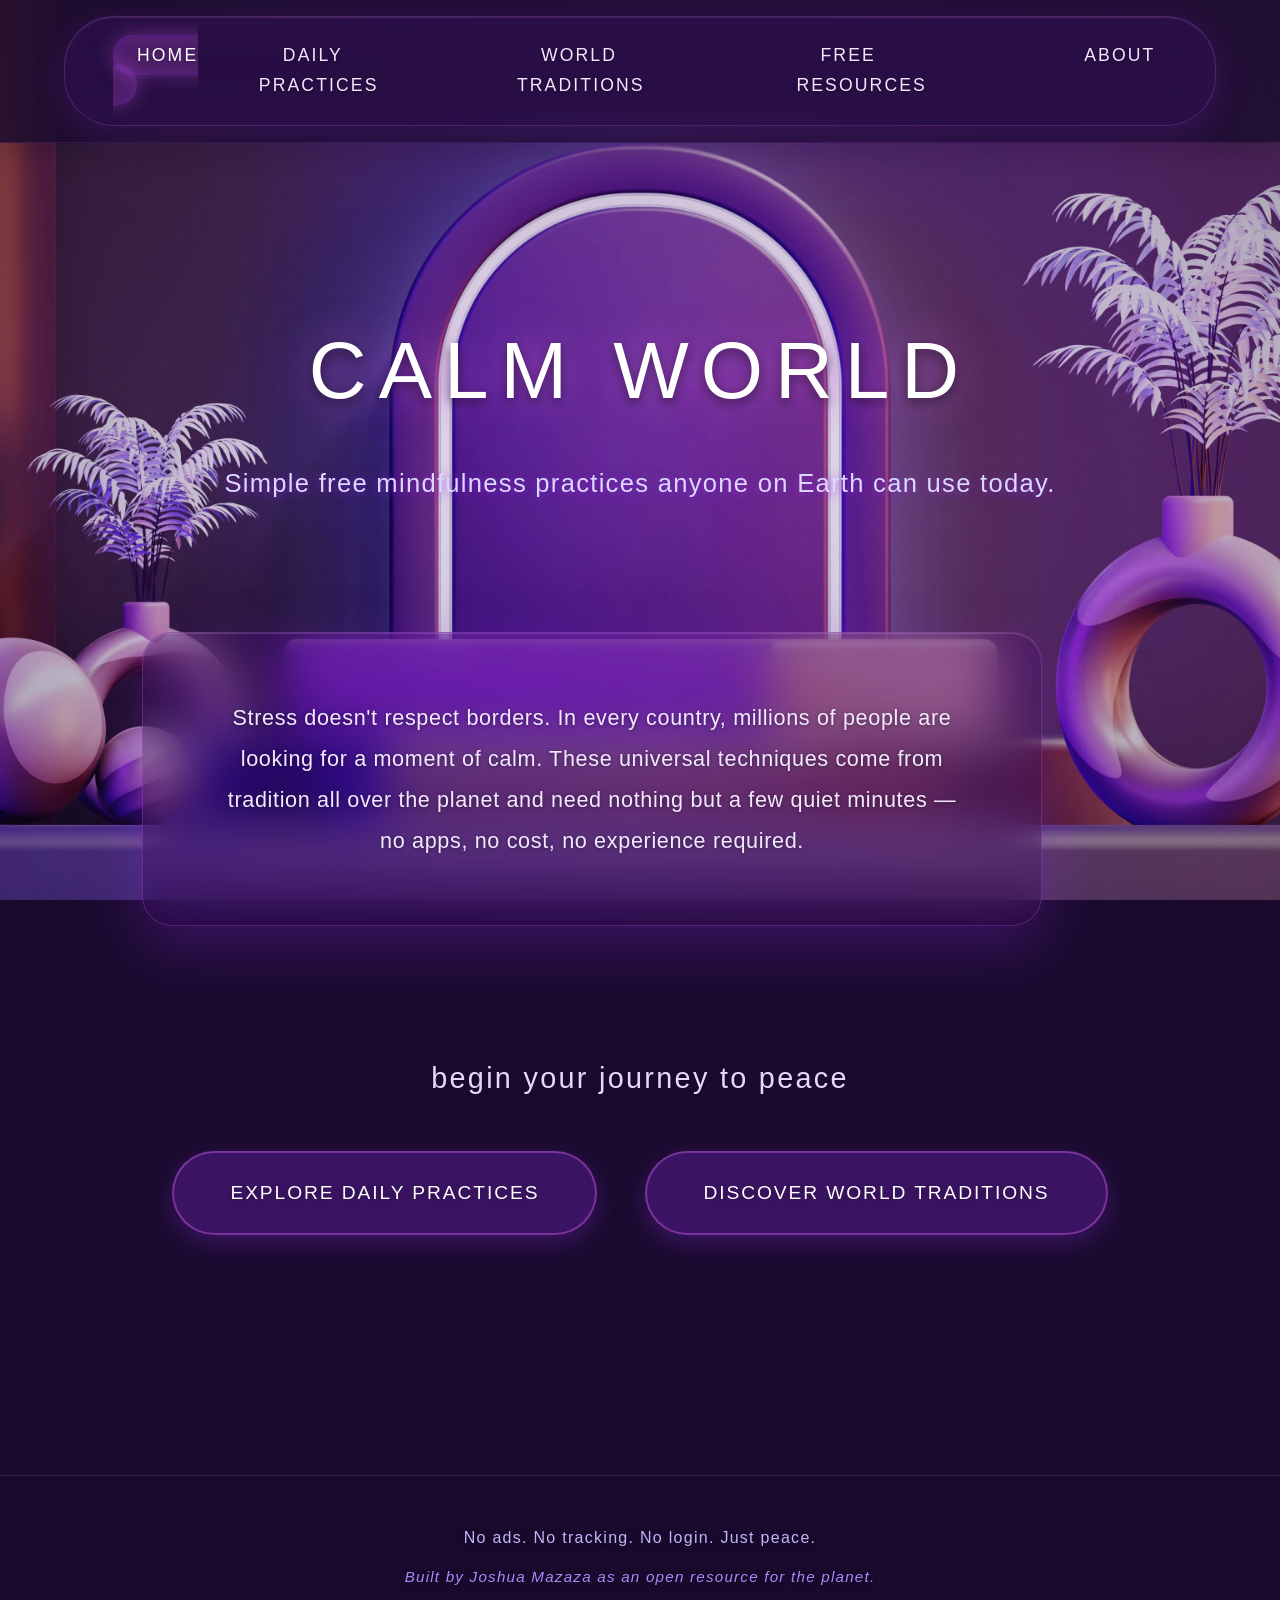
<file: index.html>
<!DOCTYPE html>
<html lang="en">
<head>
    <meta charset="UTF-8">
    <meta name="viewport" content="width=device-width, initial-scale=1.0">
    <meta name="description" content="Calm World - Simple free mindfulness practices anyone on Earth can use today.">
    <title>Calm World – Worldwide Wellness & Mindfulness Resource</title>
    <link rel="stylesheet" href="css/style.css">
</head>
<body>
    <header>
        <nav>
            <ul>
                <li><a href="index.html" class="active">Home</a></li>
                <li><a href="practices.html">Daily Practices</a></li>
                <li><a href="traditions.html">World Traditions</a></li>
                <li><a href="resources.html">Free Resources</a></li>
                <li><a href="about.html">About</a></li>
            </ul>
        </nav>
    </header>

    <main>
        <section class="hero-section">
            <hgroup>
                <h1>Calm World</h1>
                <p class="tagline">Simple free mindfulness practices anyone on Earth can use today.</p>
            </hgroup>
        </section>

        <article class="intro-panel">
            <p class="intro-text">
                Stress doesn't respect borders. In every country, millions of people are looking for a moment of calm. 
                These universal techniques come from tradition all over the planet and need nothing but a few quiet minutes 
                — no apps, no cost, no experience required.
            </p>
        </article>

        <aside class="call-to-action">
            <p>Begin your journey to peace</p>
            <div class="cta-links">
                <a href="practices.html" class="cta-button">Explore Daily Practices</a>
                <a href="traditions.html" class="cta-button">Discover World Traditions</a>
            </div>
        </aside>
    </main>

    <footer>
        <p>No ads. No tracking. No login. Just peace.</p>
        <p class="footer-credit">Built by Joshua Mazaza as an open resource for the planet.</p>
    </footer>
</body>
</html>
</file>
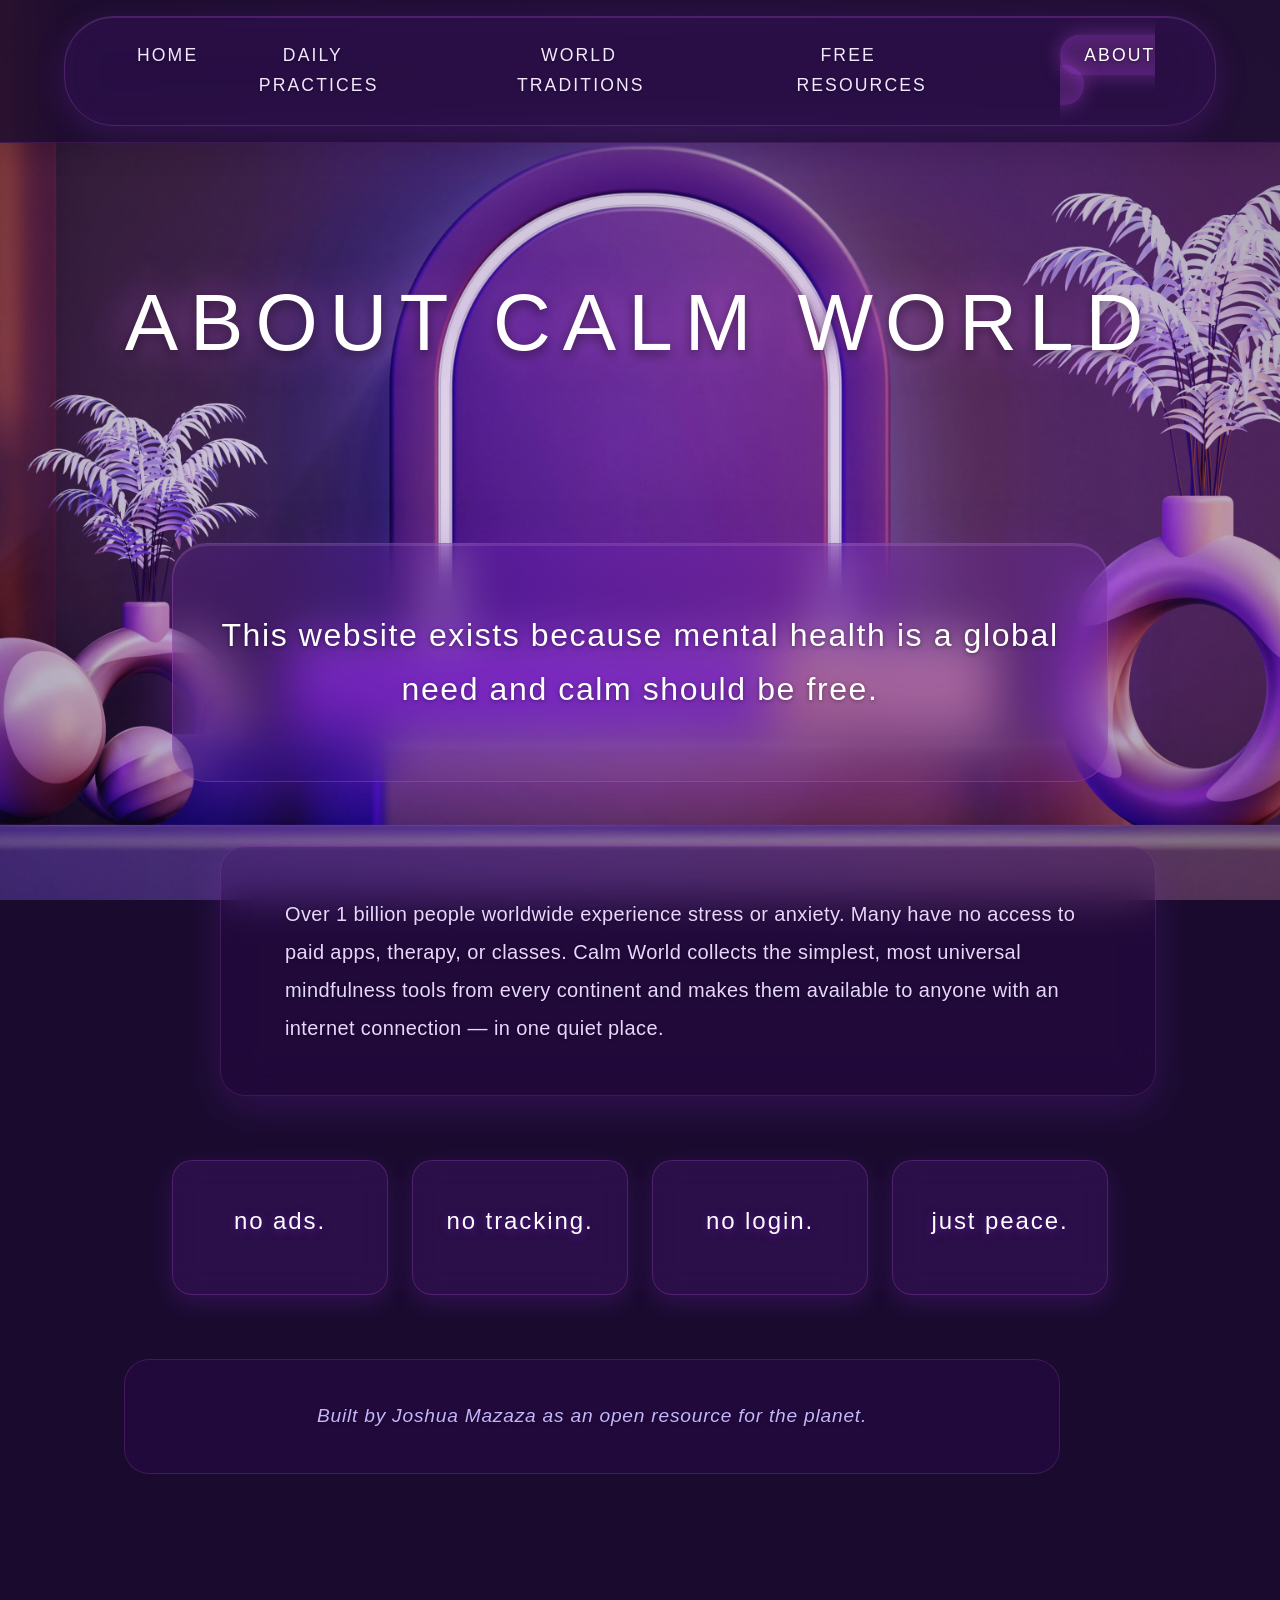
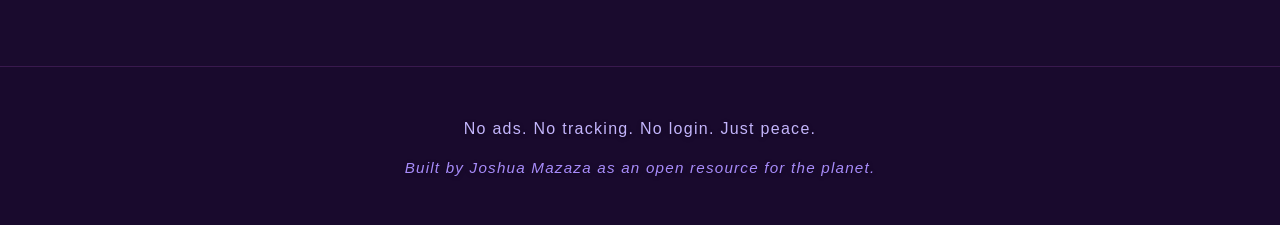
<file: about.html>
<!DOCTYPE html>
<html lang="en">
<head>
    <meta charset="UTF-8">
    <meta name="viewport" content="width=device-width, initial-scale=1.0">
    <meta name="description" content="About Calm World - A global free resource for mindfulness and mental wellness">
    <title>About – Calm World</title>
    <link rel="stylesheet" href="css/style.css">
</head>
<body>
    <header>
        <nav>
            <ul>
                <li><a href="index.html">Home</a></li>
                <li><a href="practices.html">Daily Practices</a></li>
                <li><a href="traditions.html">World Traditions</a></li>
                <li><a href="resources.html">Free Resources</a></li>
                <li><a href="about.html" class="active">About</a></li>
            </ul>
        </nav>
    </header>

    <main>
        <section class="page-header">
            <h1>About Calm World</h1>
        </section>

        <article class="about-content">
            <section class="about-mission">
                <p class="large-text">This website exists because mental health is a global need and calm should be free.</p>
            </section>

            <section class="about-details">
                <p>
                    Over 1 billion people worldwide experience stress or anxiety. Many have no access to paid apps, 
                    therapy, or classes. Calm World collects the simplest, most universal mindfulness tools from every 
                    continent and makes them available to anyone with an internet connection — in one quiet place.
                </p>
            </section>

            <section class="about-values">
                <div class="value-item">
                    <h2>No ads.</h2>
                </div>
                <div class="value-item">
                    <h2>No tracking.</h2>
                </div>
                <div class="value-item">
                    <h2>No login.</h2>
                </div>
                <div class="value-item">
                    <h2>Just peace.</h2>
                </div>
            </section>

            <section class="about-creator">
                <p class="creator-text">Built by Joshua Mazaza as an open resource for the planet.</p>
            </section>
        </article>
    </main>

    <footer>
        <p>No ads. No tracking. No login. Just peace.</p>
        <p class="footer-credit">Built by Joshua Mazaza as an open resource for the planet.</p>
    </footer>
</body>
</html>
</file>
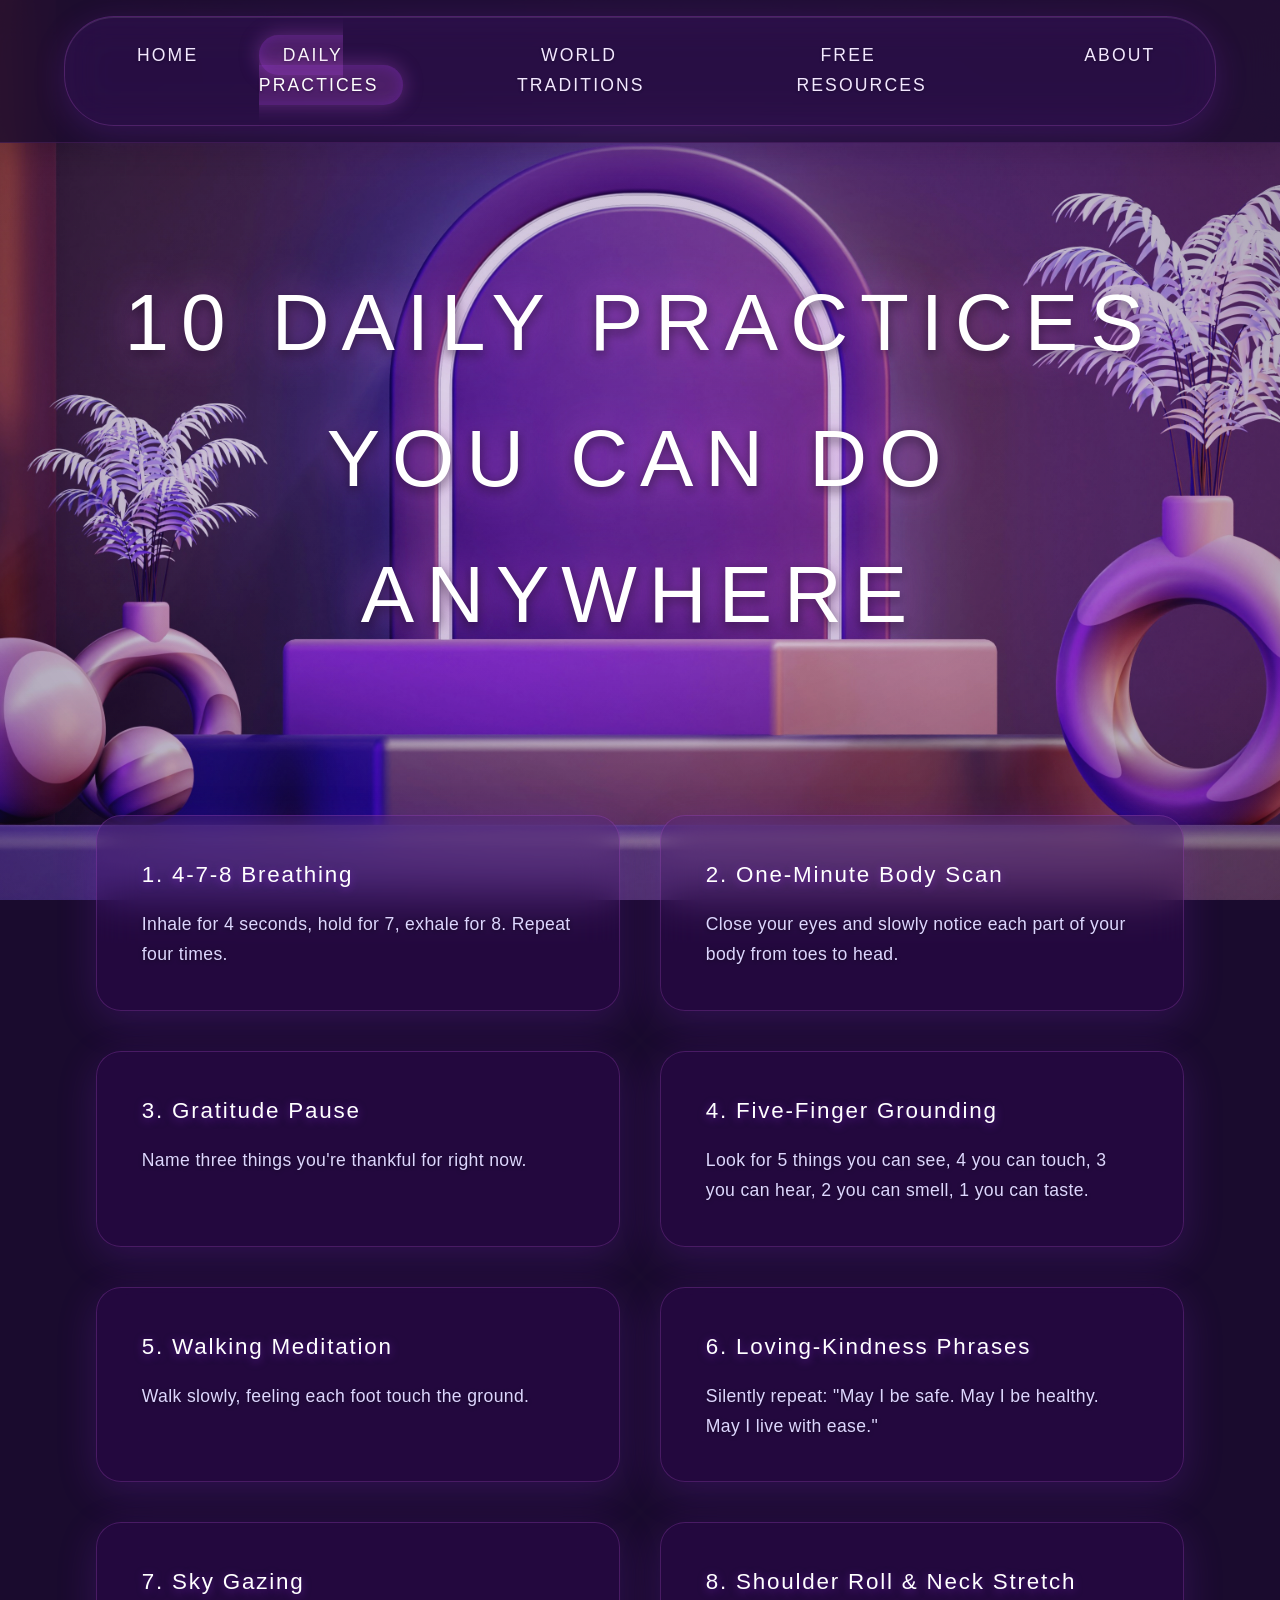
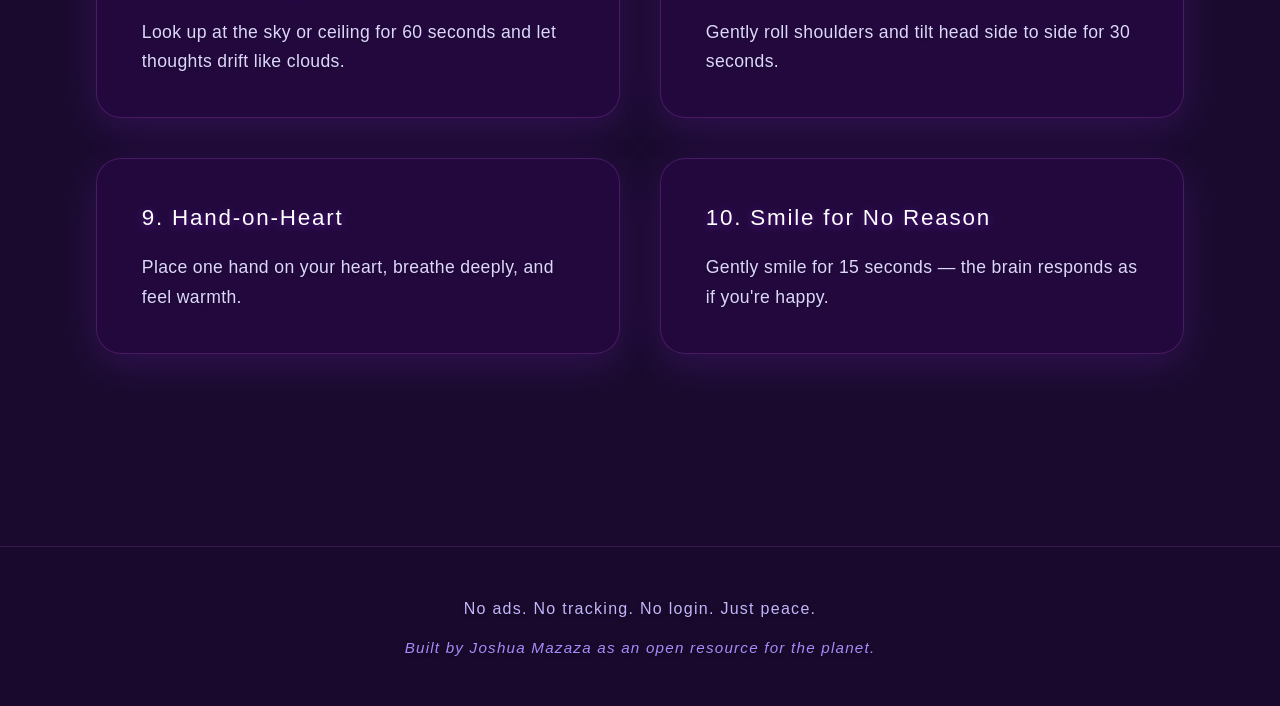
<file: practices.html>
<!DOCTYPE html>
<html lang="en">
<head>
    <meta charset="UTF-8">
    <meta name="viewport" content="width=device-width, initial-scale=1.0">
    <meta name="description" content="10 Daily Mindfulness Practices You Can Do Anywhere - Calm World">
    <title>Daily Practices – Calm World</title>
    <link rel="stylesheet" href="css/style.css">
</head>
<body>
    <header>
        <nav>
            <ul>
                <li><a href="index.html">Home</a></li>
                <li><a href="practices.html" class="active">Daily Practices</a></li>
                <li><a href="traditions.html">World Traditions</a></li>
                <li><a href="resources.html">Free Resources</a></li>
                <li><a href="about.html">About</a></li>
            </ul>
        </nav>
    </header>

    <main>
        <section class="page-header">
            <h1>10 Daily Practices You Can Do Anywhere</h1>
        </section>

        <article class="practices-grid">
            <section class="practice-card">
                <h2>1. 4-7-8 Breathing</h2>
                <p>Inhale for 4 seconds, hold for 7, exhale for 8. Repeat four times.</p>
            </section>

            <section class="practice-card">
                <h2>2. One-Minute Body Scan</h2>
                <p>Close your eyes and slowly notice each part of your body from toes to head.</p>
            </section>

            <section class="practice-card">
                <h2>3. Gratitude Pause</h2>
                <p>Name three things you're thankful for right now.</p>
            </section>

            <section class="practice-card">
                <h2>4. Five-Finger Grounding</h2>
                <p>Look for 5 things you can see, 4 you can touch, 3 you can hear, 2 you can smell, 1 you can taste.</p>
            </section>

            <section class="practice-card">
                <h2>5. Walking Meditation</h2>
                <p>Walk slowly, feeling each foot touch the ground.</p>
            </section>

            <section class="practice-card">
                <h2>6. Loving-Kindness Phrases</h2>
                <p>Silently repeat: "May I be safe. May I be healthy. May I live with ease."</p>
            </section>

            <section class="practice-card">
                <h2>7. Sky Gazing</h2>
                <p>Look up at the sky or ceiling for 60 seconds and let thoughts drift like clouds.</p>
            </section>

            <section class="practice-card">
                <h2>8. Shoulder Roll & Neck Stretch</h2>
                <p>Gently roll shoulders and tilt head side to side for 30 seconds.</p>
            </section>

            <section class="practice-card">
                <h2>9. Hand-on-Heart</h2>
                <p>Place one hand on your heart, breathe deeply, and feel warmth.</p>
            </section>

            <section class="practice-card">
                <h2>10. Smile for No Reason</h2>
                <p>Gently smile for 15 seconds — the brain responds as if you're happy.</p>
            </section>
        </article>
    </main>

    <footer>
        <p>No ads. No tracking. No login. Just peace.</p>
        <p class="footer-credit">Built by Joshua Mazaza as an open resource for the planet.</p>
    </footer>
</body>
</html>
</file>
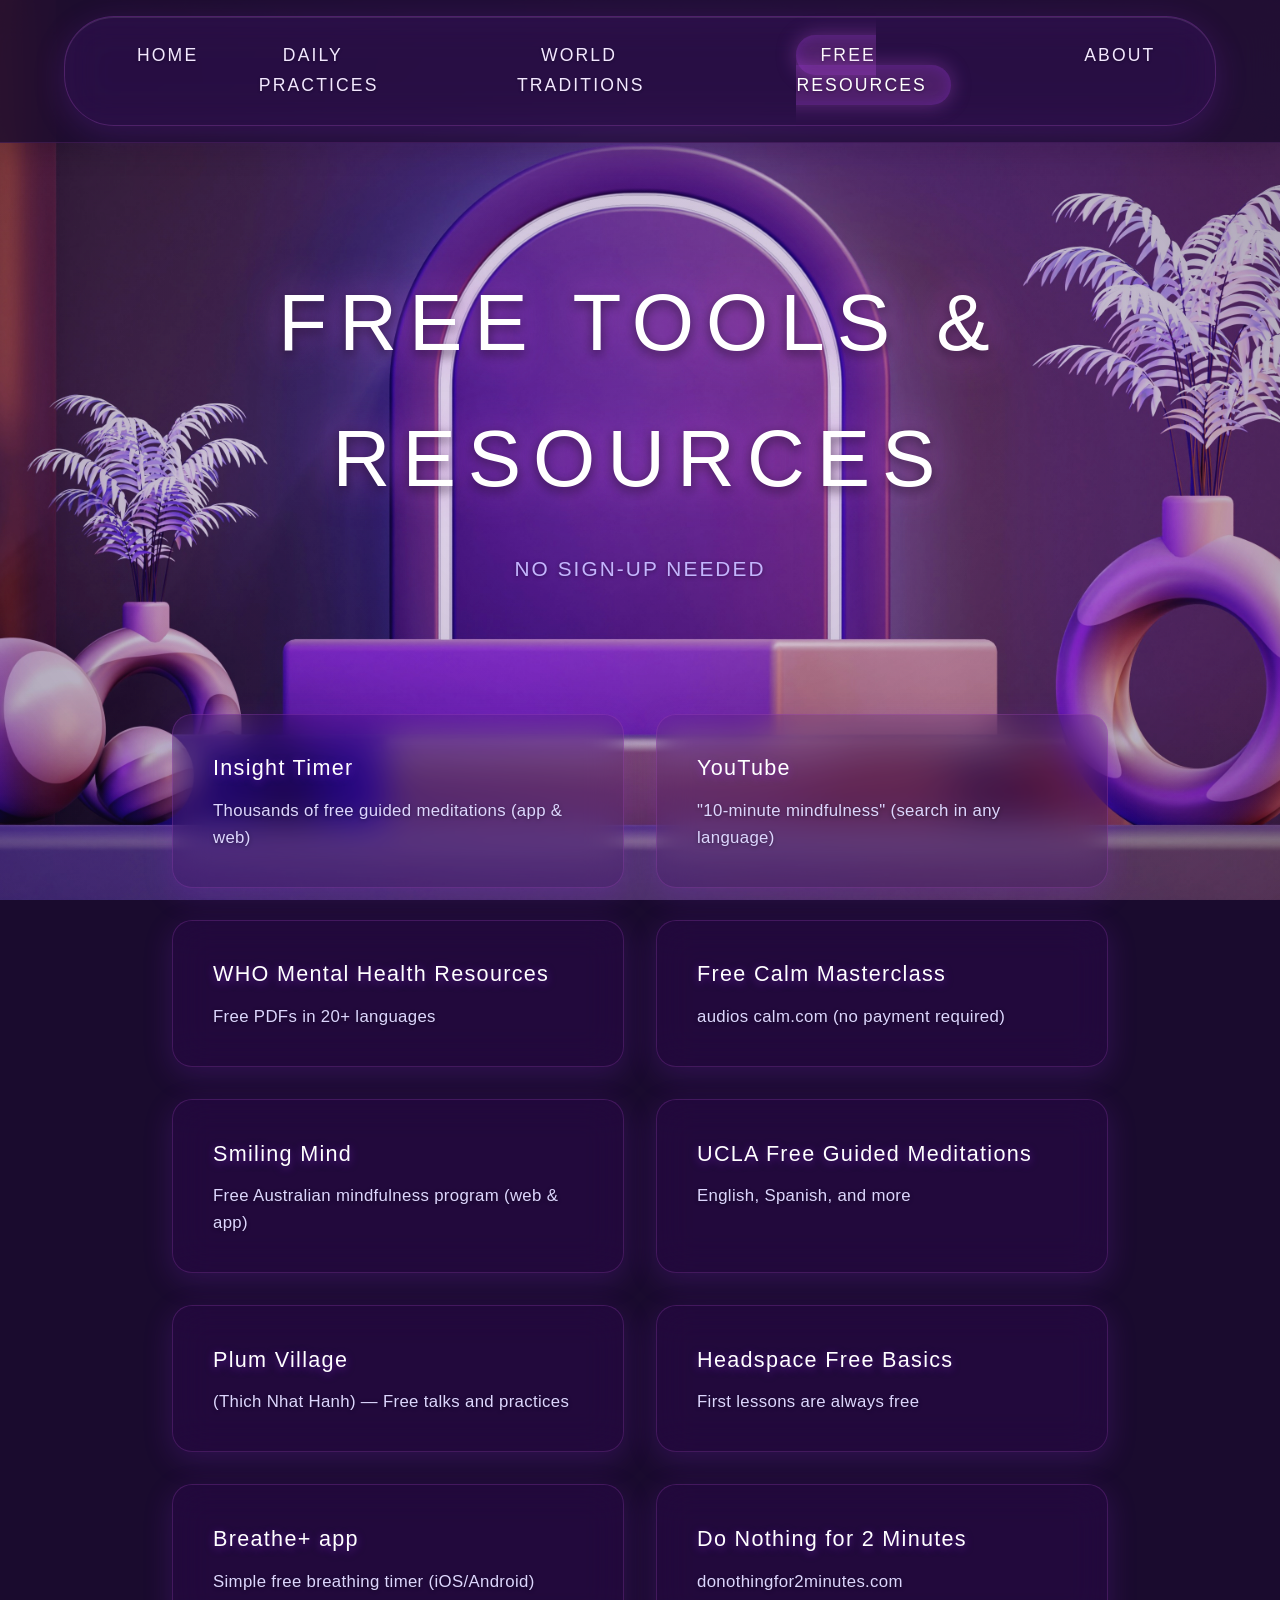
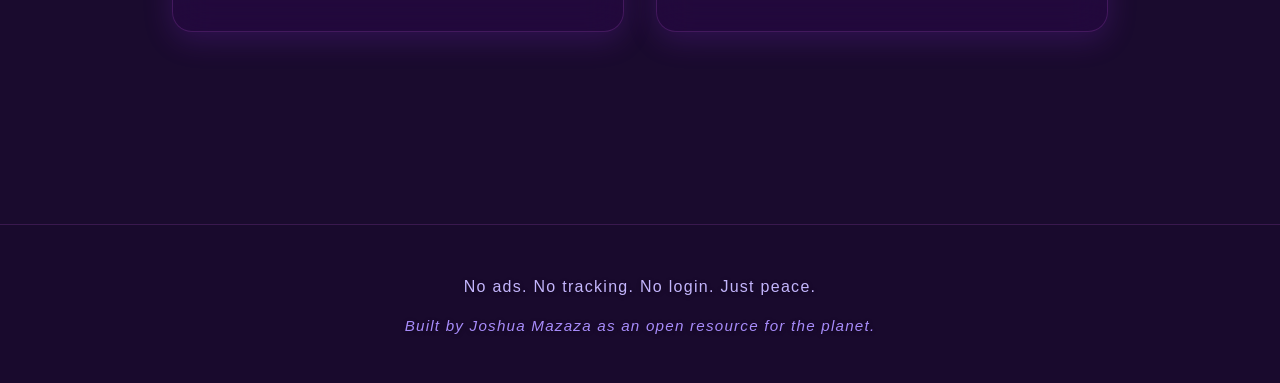
<file: resources.html>
<!DOCTYPE html>
<html lang="en">
<head>
    <meta charset="UTF-8">
    <meta name="viewport" content="width=device-width, initial-scale=1.0">
    <meta name="description" content="Free Mindfulness Tools & Resources - No Sign-Up Needed - Calm World">
    <title>Free Resources – Calm World</title>
    <link rel="stylesheet" href="css/style.css">
</head>
<body>
    <header>
        <nav>
            <ul>
                <li><a href="index.html">Home</a></li>
                <li><a href="practices.html">Daily Practices</a></li>
                <li><a href="traditions.html">World Traditions</a></li>
                <li><a href="resources.html" class="active">Free Resources</a></li>
                <li><a href="about.html">About</a></li>
            </ul>
        </nav>
    </header>

    <main>
        <section class="page-header">
            <h1>Free Tools & Resources</h1>
            <p class="subtitle">No Sign-Up Needed</p>
        </section>

        <article class="resources-list">
            <section class="resource-item">
                <h2>Insight Timer</h2>
                <p>Thousands of free guided meditations (app & web)</p>
            </section>

            <section class="resource-item">
                <h2>YouTube</h2>
                <p>"10-minute mindfulness" (search in any language)</p>
            </section>

            <section class="resource-item">
                <h2>WHO Mental Health Resources</h2>
                <p>Free PDFs in 20+ languages</p>
            </section>

            <section class="resource-item">
                <h2>Free Calm Masterclass</h2>
                <p>audios calm.com (no payment required)</p>
            </section>

            <section class="resource-item">
                <h2>Smiling Mind</h2>
                <p>Free Australian mindfulness program (web & app)</p>
            </section>

            <section class="resource-item">
                <h2>UCLA Free Guided Meditations</h2>
                <p>English, Spanish, and more</p>
            </section>

            <section class="resource-item">
                <h2>Plum Village</h2>
                <p>(Thich Nhat Hanh) — Free talks and practices</p>
            </section>

            <section class="resource-item">
                <h2>Headspace Free Basics</h2>
                <p>First lessons are always free</p>
            </section>

            <section class="resource-item">
                <h2>Breathe+ app</h2>
                <p>Simple free breathing timer (iOS/Android)</p>
            </section>

            <section class="resource-item">
                <h2>Do Nothing for 2 Minutes</h2>
                <p>donothingfor2minutes.com</p>
            </section>
        </article>
    </main>

    <footer>
        <p>No ads. No tracking. No login. Just peace.</p>
        <p class="footer-credit">Built by Joshua Mazaza as an open resource for the planet.</p>
    </footer>
</body>
</html>
</file>
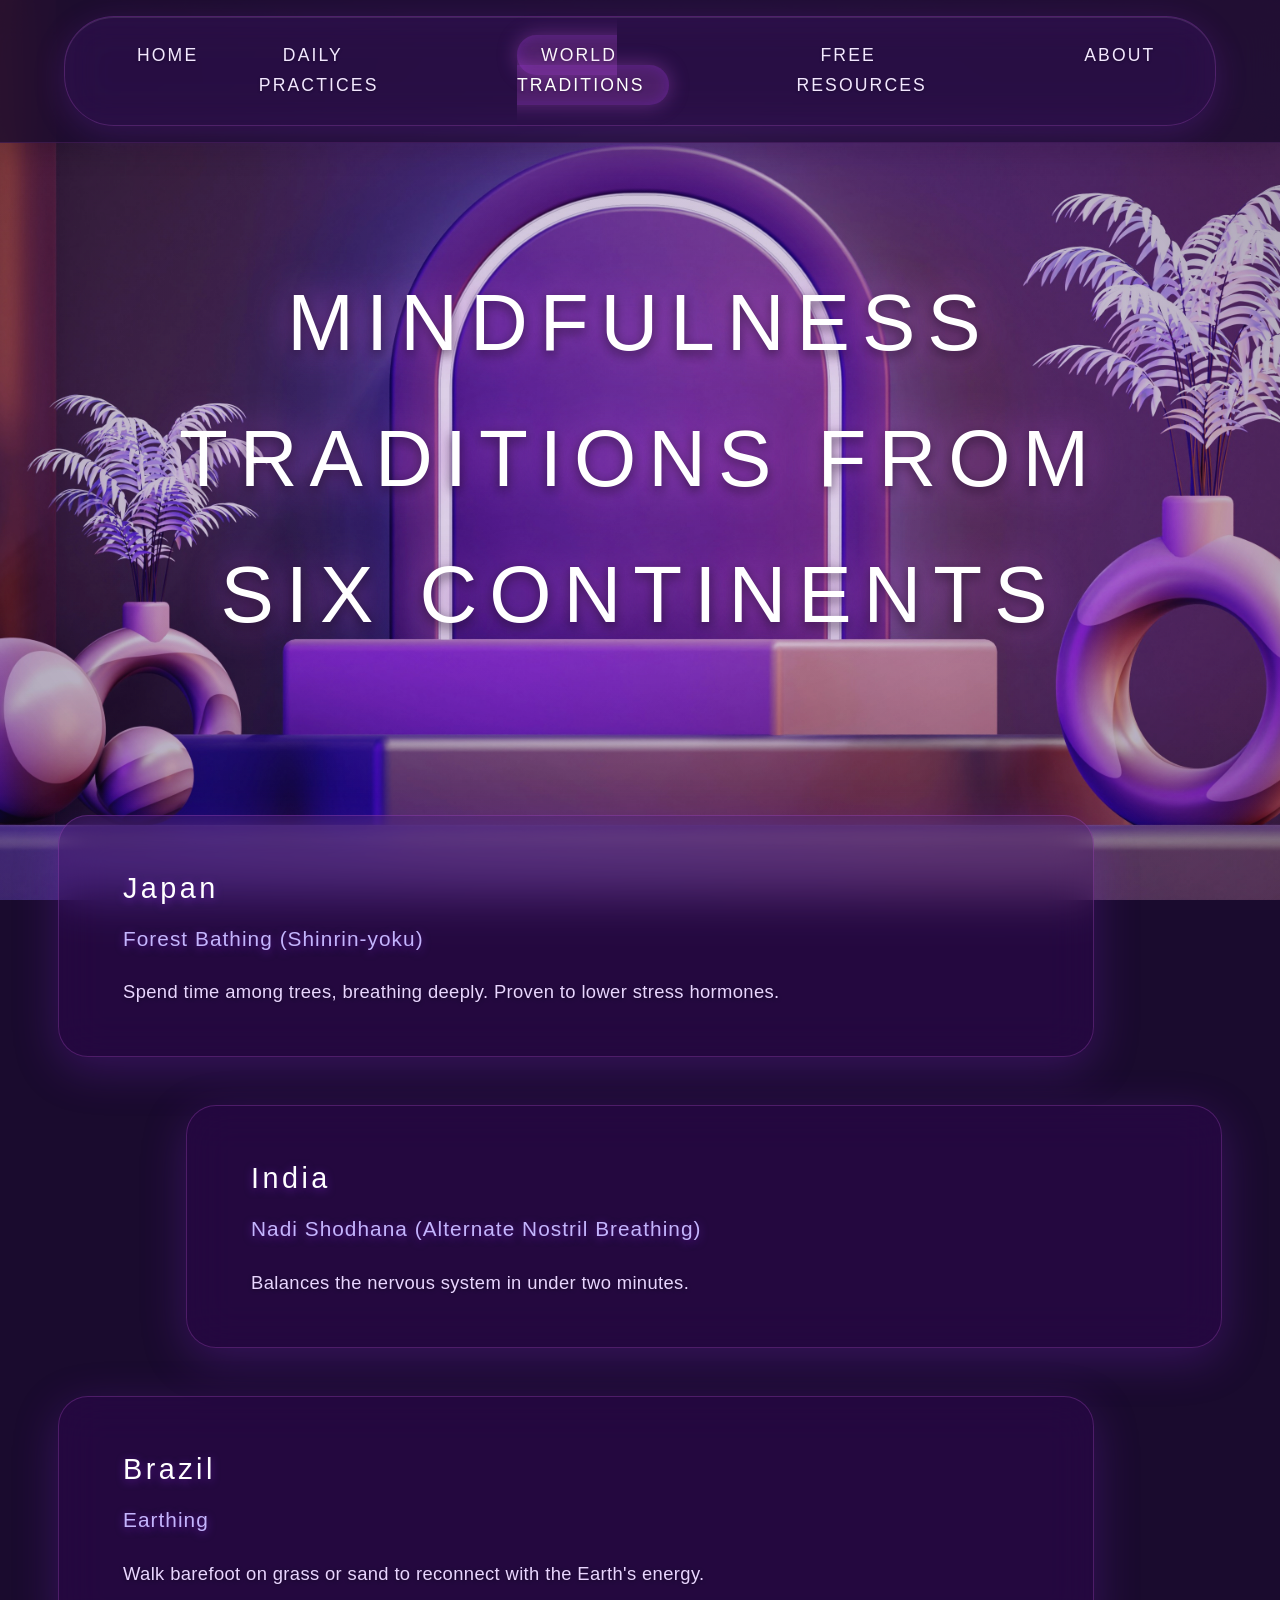
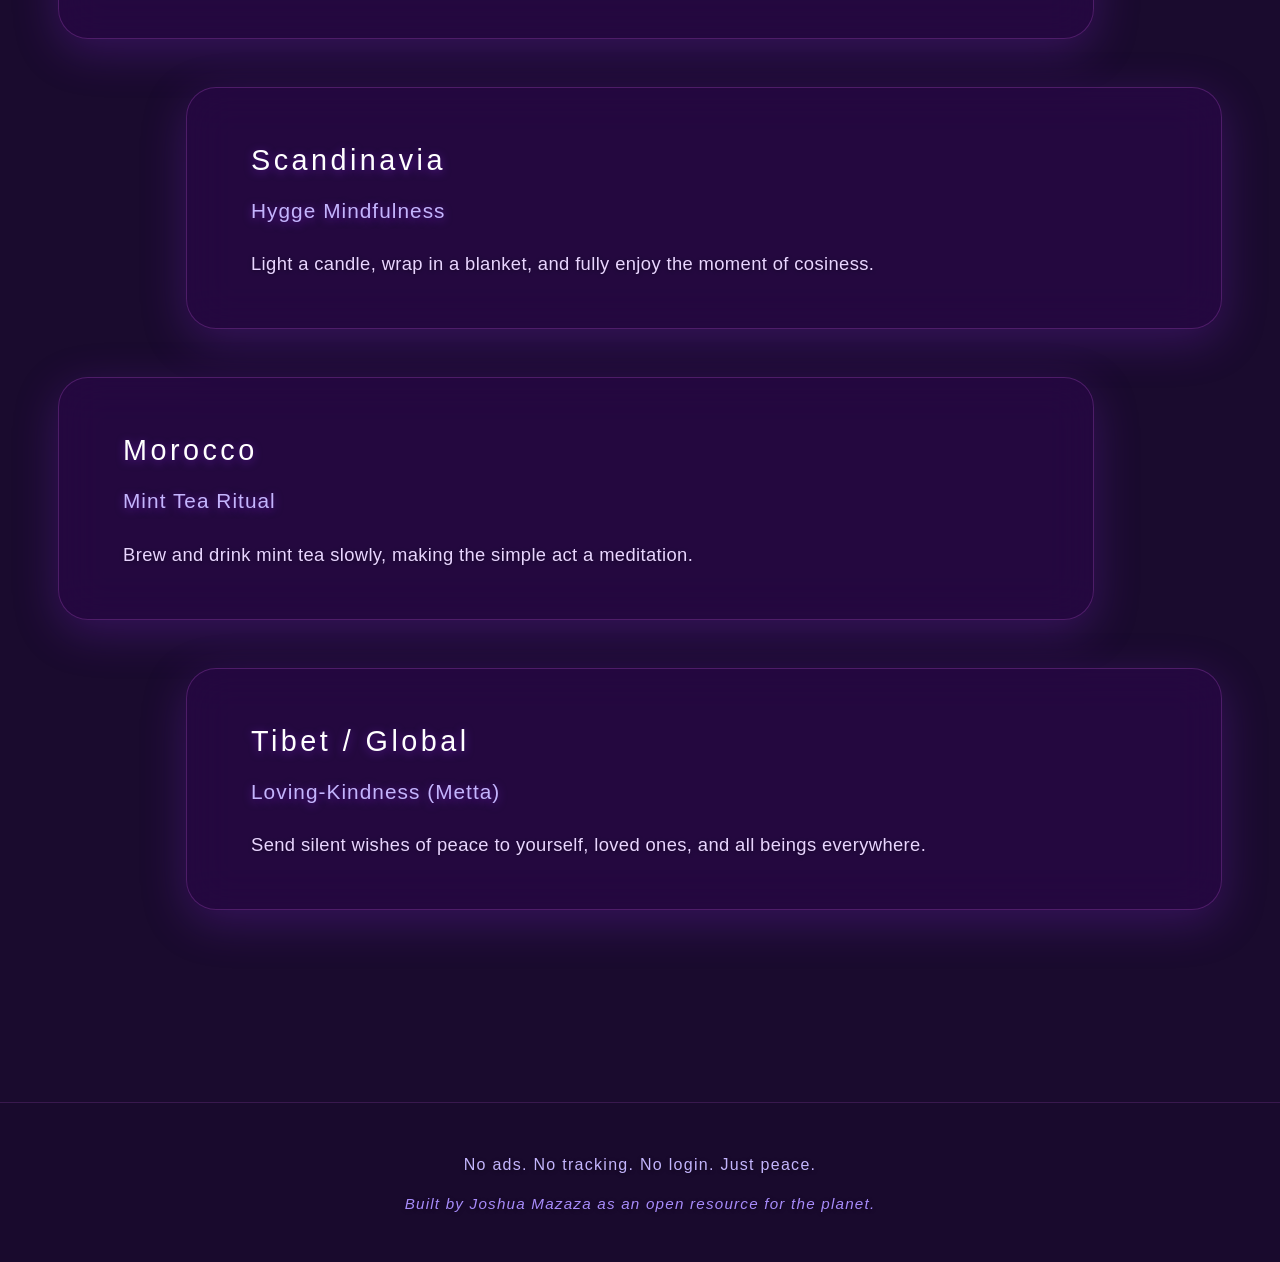
<file: traditions.html>
<!DOCTYPE html>
<html lang="en">
<head>
    <meta charset="UTF-8">
    <meta name="viewport" content="width=device-width, initial-scale=1.0">
    <meta name="description" content="Mindfulness Traditions From Six Continents - Calm World">
    <title>World Traditions – Calm World</title>
    <link rel="stylesheet" href="css/style.css">
</head>
<body>
    <header>
        <nav>
            <ul>
                <li><a href="index.html">Home</a></li>
                <li><a href="practices.html">Daily Practices</a></li>
                <li><a href="traditions.html" class="active">World Traditions</a></li>
                <li><a href="resources.html">Free Resources</a></li>
                <li><a href="about.html">About</a></li>
            </ul>
        </nav>
    </header>

    <main>
        <section class="page-header">
            <h1>Mindfulness Traditions From Six Continents</h1>
        </section>

        <article class="traditions-container">
            <section class="tradition-card">
                <h2>Japan<span class="tradition-name">Forest Bathing (Shinrin-yoku)</span></h2>
                <p>Spend time among trees, breathing deeply. Proven to lower stress hormones.</p>
            </section>

            <section class="tradition-card">
                <h2>India<span class="tradition-name">Nadi Shodhana (Alternate Nostril Breathing)</span></h2>
                <p>Balances the nervous system in under two minutes.</p>
            </section>

            <section class="tradition-card">
                <h2>Brazil<span class="tradition-name">Earthing</span></h2>
                <p>Walk barefoot on grass or sand to reconnect with the Earth's energy.</p>
            </section>

            <section class="tradition-card">
                <h2>Scandinavia<span class="tradition-name">Hygge Mindfulness</span></h2>
                <p>Light a candle, wrap in a blanket, and fully enjoy the moment of cosiness.</p>
            </section>

            <section class="tradition-card">
                <h2>Morocco<span class="tradition-name">Mint Tea Ritual</span></h2>
                <p>Brew and drink mint tea slowly, making the simple act a meditation.</p>
            </section>

            <section class="tradition-card">
                <h2>Tibet / Global<span class="tradition-name">Loving-Kindness (Metta)</span></h2>
                <p>Send silent wishes of peace to yourself, loved ones, and all beings everywhere.</p>
            </section>
        </article>
    </main>

    <footer>
        <p>No ads. No tracking. No login. Just peace.</p>
        <p class="footer-credit">Built by Joshua Mazaza as an open resource for the planet.</p>
    </footer>
</body>
</html>
</file>
<file: css/style.css>
/* ====================================
   Calm World - Global Styles
   Pure CSS3 • Glassmorphism • Desktop Only
   ==================================== */

/* ========== RESET & BASE ========== */
* {
    margin: 0;
    padding: 0;
    box-sizing: border-box;
}

html {
    font-size: 16px;
    min-width: 1024px;
}

body {
    font-family: 'Segoe UI', 'Helvetica Neue', Arial, sans-serif;
    color: #ffffff;
    line-height: 1.7;
    background: #1a0b2e url('../images/background.jpg') center center fixed;
    background-size: cover;
    min-height: 100vh;
    position: relative;
    overflow-x: hidden;
}

body::before {
    content: '';
    position: fixed;
    top: 0;
    left: 0;
    width: 100%;
    height: 100%;
    background: radial-gradient(ellipse at 50% 50%, rgba(138, 43, 226, 0.15), rgba(26, 11, 46, 0.4));
    z-index: -1;
    pointer-events: none;
}

/* ========== TYPOGRAPHY ========== */
h1 {
    font-size: 5rem;
    font-weight: 300;
    letter-spacing: 0.15em;
    text-transform: uppercase;
    text-shadow: 0 0 40px rgba(186, 85, 211, 0.8),
                 0 4px 12px rgba(0, 0, 0, 0.6);
    margin-bottom: 1.5rem;
}

h2 {
    font-size: 1.5rem;
    font-weight: 400;
    letter-spacing: 0.08em;
    margin-bottom: 0.8rem;
    color: #e9d5ff;
    text-shadow: 0 2px 8px rgba(138, 43, 226, 0.5);
}

p {
    font-size: 1.15rem;
    font-weight: 300;
    letter-spacing: 0.02em;
    color: #f3e8ff;
    text-shadow: 0 1px 4px rgba(0, 0, 0, 0.4);
}

.tagline {
    font-size: 1.6rem;
    font-weight: 300;
    letter-spacing: 0.05em;
    line-height: 1.6;
    color: #ddd6fe;
    text-shadow: 0 2px 12px rgba(138, 43, 226, 0.7);
}

.subtitle {
    font-size: 1.3rem;
    font-weight: 300;
    letter-spacing: 0.1em;
    color: #c4b5fd;
    margin-top: 1rem;
    text-transform: uppercase;
}

/* ========== NAVIGATION ========== */
header {
    position: relative;
    padding: 3rem 0 1rem;
    z-index: 100;
}

nav {
    max-width: 1400px;
    margin: 0 auto;
    padding: 0 4rem;
}

nav ul {
    list-style: none;
    display: flex;
    justify-content: center;
    gap: 3rem;
    background: rgba(138, 43, 226, 0.12);
    backdrop-filter: blur(20px);
    padding: 1.5rem 3rem;
    border-radius: 50px;
    border: 1px solid rgba(186, 85, 211, 0.25);
    box-shadow: 0 8px 32px rgba(138, 43, 226, 0.2),
                inset 0 1px 0 rgba(255, 255, 255, 0.1);
}

nav a {
    text-decoration: none;
    color: #f3e8ff;
    font-size: 1.1rem;
    font-weight: 300;
    letter-spacing: 0.12em;
    text-transform: uppercase;
    padding: 0.6rem 1.5rem;
    border-radius: 25px;
    transition: all 0.4s ease;
    position: relative;
    text-shadow: 0 1px 3px rgba(0, 0, 0, 0.3);
}

nav a::after {
    content: '';
    position: absolute;
    bottom: 0;
    left: 50%;
    transform: translateX(-50%) scaleX(0);
    width: 80%;
    height: 2px;
    background: linear-gradient(90deg, transparent, #ba55d3, transparent);
    box-shadow: 0 0 10px #ba55d3;
    transition: transform 0.4s ease;
}

nav a:hover {
    color: #ffffff;
    text-shadow: 0 0 15px rgba(186, 85, 211, 0.9);
    background: rgba(186, 85, 211, 0.15);
}

nav a:hover::after {
    transform: translateX(-50%) scaleX(1);
}

nav a.active {
    color: #ffffff;
    background: rgba(186, 85, 211, 0.25);
    box-shadow: 0 0 20px rgba(186, 85, 211, 0.4),
                inset 0 0 15px rgba(138, 43, 226, 0.3);
}

/* ========== MAIN LAYOUT ========== */
main {
    max-width: 1400px;
    margin: 0 auto;
    padding: 4rem 4rem 6rem;
    min-height: calc(100vh - 300px);
}

/* ========== HOME PAGE ========== */
.hero-section {
    text-align: center;
    padding: 6rem 2rem 4rem;
    margin-bottom: 4rem;
}

.hero-section hgroup {
    animation: fadeInScale 1.2s ease-out;
}

@keyframes fadeInScale {
    from {
        opacity: 0;
        transform: scale(0.95);
    }
    to {
        opacity: 1;
        transform: scale(1);
    }
}

.intro-panel {
    max-width: 900px;
    margin: 0 auto 5rem;
    padding: 4rem 5rem;
    background: rgba(75, 0, 130, 0.25);
    backdrop-filter: blur(25px);
    border-radius: 30px;
    border: 1px solid rgba(186, 85, 211, 0.3);
    box-shadow: 0 20px 60px rgba(138, 43, 226, 0.3),
                inset 0 1px 0 rgba(255, 255, 255, 0.15);
    transform: translateX(-3rem);
    transition: all 0.5s ease;
}

.intro-panel:hover {
    transform: translateX(-3rem) translateY(-8px);
    box-shadow: 0 30px 80px rgba(138, 43, 226, 0.4),
                inset 0 1px 0 rgba(255, 255, 255, 0.15);
}

.intro-text {
    font-size: 1.35rem;
    line-height: 1.9;
    text-align: center;
    letter-spacing: 0.03em;
}

.call-to-action {
    text-align: center;
    padding: 3rem 2rem;
    margin-top: 5rem;
}

.call-to-action > p {
    font-size: 1.8rem;
    font-weight: 300;
    letter-spacing: 0.08em;
    margin-bottom: 3rem;
    text-transform: lowercase;
    color: #e9d5ff;
}

.cta-links {
    display: flex;
    justify-content: center;
    gap: 3rem;
    flex-wrap: wrap;
}

.cta-button {
    display: inline-block;
    padding: 1.5rem 3.5rem;
    background: rgba(138, 43, 226, 0.3);
    backdrop-filter: blur(15px);
    border: 2px solid rgba(186, 85, 211, 0.5);
    border-radius: 50px;
    color: #ffffff;
    text-decoration: none;
    font-size: 1.2rem;
    font-weight: 300;
    letter-spacing: 0.1em;
    text-transform: uppercase;
    transition: all 0.4s ease;
    box-shadow: 0 8px 25px rgba(138, 43, 226, 0.3);
    text-shadow: 0 2px 8px rgba(0, 0, 0, 0.4);
}

.cta-button:hover {
    transform: translateY(-5px) scale(1.05);
    background: rgba(186, 85, 211, 0.4);
    border-color: rgba(186, 85, 211, 0.8);
    box-shadow: 0 15px 45px rgba(186, 85, 211, 0.5),
                0 0 30px rgba(186, 85, 211, 0.4);
    text-shadow: 0 0 20px rgba(255, 255, 255, 0.8);
}

/* ========== PAGE HEADER ========== */
.page-header {
    text-align: center;
    padding: 3rem 2rem 4rem;
    margin-bottom: 4rem;
}

/* ========== DAILY PRACTICES PAGE ========== */
.practices-grid {
    display: grid;
    grid-template-columns: repeat(2, 1fr);
    gap: 2.5rem;
    max-width: 1200px;
    margin: 0 auto;
    padding: 0 2rem;
}

.practice-card {
    background: rgba(75, 0, 130, 0.2);
    backdrop-filter: blur(20px);
    padding: 2.5rem 2.8rem;
    border-radius: 25px;
    border: 1px solid rgba(186, 85, 211, 0.25);
    box-shadow: 0 10px 40px rgba(138, 43, 226, 0.2);
    transition: all 0.4s ease;
    position: relative;
    overflow: hidden;
}

.practice-card::before {
    content: '';
    position: absolute;
    top: -2px;
    left: -2px;
    right: -2px;
    bottom: -2px;
    background: linear-gradient(135deg, rgba(186, 85, 211, 0.4), transparent, rgba(138, 43, 226, 0.4));
    border-radius: 25px;
    opacity: 0;
    transition: opacity 0.4s ease;
    z-index: -1;
}

.practice-card:hover {
    transform: translateY(-10px) scale(1.02);
    box-shadow: 0 20px 60px rgba(138, 43, 226, 0.4),
                0 0 30px rgba(186, 85, 211, 0.3);
}

.practice-card:hover::before {
    opacity: 1;
}

.practice-card h2 {
    font-size: 1.4rem;
    margin-bottom: 1rem;
    color: #ffffff;
}

.practice-card p {
    font-size: 1.1rem;
    line-height: 1.7;
    color: #ddd6fe;
}

/* ========== WORLD TRADITIONS PAGE ========== */
.traditions-container {
    max-width: 1100px;
    margin: 0 auto;
    display: flex;
    flex-direction: column;
    gap: 3rem;
    padding: 0 2rem;
}

.tradition-card {
    background: rgba(75, 0, 130, 0.22);
    backdrop-filter: blur(22px);
    padding: 3rem 4rem;
    border-radius: 30px;
    border: 1px solid rgba(186, 85, 211, 0.28);
    box-shadow: 0 12px 45px rgba(138, 43, 226, 0.25);
    transition: all 0.5s ease;
    position: relative;
}

.tradition-card:nth-child(odd) {
    transform: translateX(-4rem);
}

.tradition-card:nth-child(even) {
    transform: translateX(4rem);
}

.tradition-card:hover {
    transform: translateX(0) translateY(-8px);
    box-shadow: 0 25px 70px rgba(138, 43, 226, 0.4),
                inset 0 0 20px rgba(186, 85, 211, 0.15);
}

.tradition-card h2 {
    font-size: 1.8rem;
    font-weight: 300;
    letter-spacing: 0.12em;
    margin-bottom: 1.2rem;
    color: #ffffff;
    display: flex;
    flex-direction: column;
    gap: 0.5rem;
}

.tradition-name {
    font-size: 1.3rem;
    font-weight: 400;
    color: #c4b5fd;
    letter-spacing: 0.05em;
}

.tradition-card p {
    font-size: 1.15rem;
    line-height: 1.8;
    color: #e9d5ff;
}

/* ========== FREE RESOURCES PAGE ========== */
.resources-list {
    max-width: 1000px;
    margin: 0 auto;
    display: grid;
    grid-template-columns: repeat(2, 1fr);
    gap: 2rem;
    padding: 0 2rem;
}

.resource-item {
    background: rgba(75, 0, 130, 0.18);
    backdrop-filter: blur(18px);
    padding: 2.2rem 2.5rem;
    border-radius: 20px;
    border: 1px solid rgba(186, 85, 211, 0.22);
    box-shadow: 0 8px 30px rgba(138, 43, 226, 0.2);
    transition: all 0.4s ease;
}

.resource-item:hover {
    transform: translateY(-6px);
    background: rgba(75, 0, 130, 0.28);
    box-shadow: 0 15px 50px rgba(138, 43, 226, 0.35),
                0 0 25px rgba(186, 85, 211, 0.25);
    border-color: rgba(186, 85, 211, 0.4);
}

.resource-item h2 {
    font-size: 1.35rem;
    font-weight: 400;
    margin-bottom: 0.7rem;
    color: #ffffff;
    letter-spacing: 0.06em;
}

.resource-item p {
    font-size: 1.05rem;
    line-height: 1.6;
    color: #ddd6fe;
}

/* ========== ABOUT PAGE ========== */
.about-content {
    max-width: 1000px;
    margin: 0 auto;
    display: flex;
    flex-direction: column;
    gap: 4rem;
    padding: 0 2rem;
}

.about-mission {
    text-align: center;
    padding: 4rem 3rem;
    background: rgba(138, 43, 226, 0.2);
    backdrop-filter: blur(25px);
    border-radius: 35px;
    border: 1px solid rgba(186, 85, 211, 0.35);
    box-shadow: 0 20px 60px rgba(138, 43, 226, 0.3),
                inset 0 2px 0 rgba(255, 255, 255, 0.1);
}

.large-text {
    font-size: 2rem;
    font-weight: 300;
    line-height: 1.7;
    letter-spacing: 0.05em;
    color: #ffffff;
}

.about-details {
    padding: 3rem 4rem;
    background: rgba(75, 0, 130, 0.15);
    backdrop-filter: blur(20px);
    border-radius: 25px;
    border: 1px solid rgba(186, 85, 211, 0.2);
    box-shadow: 0 12px 40px rgba(138, 43, 226, 0.2);
    transform: translateX(3rem);
}

.about-details p {
    font-size: 1.25rem;
    line-height: 1.9;
    color: #e9d5ff;
}

.about-values {
    display: grid;
    grid-template-columns: repeat(4, 1fr);
    gap: 1.5rem;
}

.value-item {
    text-align: center;
    padding: 2.5rem 1.5rem;
    background: rgba(138, 43, 226, 0.15);
    backdrop-filter: blur(15px);
    border-radius: 20px;
    border: 1px solid rgba(186, 85, 211, 0.25);
    transition: all 0.4s ease;
    box-shadow: 0 8px 25px rgba(138, 43, 226, 0.2);
}

.value-item:hover {
    transform: translateY(-8px) scale(1.05);
    background: rgba(138, 43, 226, 0.25);
    box-shadow: 0 15px 45px rgba(138, 43, 226, 0.4),
                0 0 25px rgba(186, 85, 211, 0.4);
}

.value-item h2 {
    font-size: 1.5rem;
    font-weight: 300;
    letter-spacing: 0.08em;
    color: #ffffff;
    text-transform: lowercase;
}

.about-creator {
    text-align: center;
    padding: 2.5rem 3rem;
    background: rgba(75, 0, 130, 0.18);
    backdrop-filter: blur(18px);
    border-radius: 25px;
    border: 1px solid rgba(186, 85, 211, 0.22);
    transform: translateX(-3rem);
}

.creator-text {
    font-size: 1.2rem;
    font-weight: 300;
    letter-spacing: 0.04em;
    color: #c4b5fd;
    font-style: italic;
}

/* ========== FOOTER ========== */
footer {
    text-align: center;
    padding: 3rem 2rem 2rem;
    margin-top: 6rem;
    background: rgba(26, 11, 46, 0.6);
    backdrop-filter: blur(15px);
    border-top: 1px solid rgba(186, 85, 211, 0.2);
}

footer p {
    font-size: 1rem;
    font-weight: 300;
    letter-spacing: 0.08em;
    color: #c4b5fd;
    margin-bottom: 0.8rem;
}

.footer-credit {
    font-size: 0.95rem;
    color: #a78bfa;
    font-style: italic;
}

/* ========== ACCESSIBILITY & FOCUS STATES ========== */
a:focus,
button:focus {
    outline: 2px solid #ba55d3;
    outline-offset: 4px;
}

/* ========== SELECTION ========== */
::selection {
    background: rgba(186, 85, 211, 0.5);
    color: #ffffff;
}


/* ====================================
   RESPONSIVE LAYOUT
   Preserve the desktop visual style while adapting
   spacing, typography and grids for smaller screens.
   ==================================== */

/* Prevent the desktop minimum width from forcing mobile zoom. */
html {
    min-width: 0;
    width: 100%;
}

body {
    width: 100%;
}

/* Tablet and smaller laptops */
@media (max-width: 900px) {
    header {
        padding: 2rem 1.5rem 1rem;
    }

    nav {
        padding: 0;
    }

    nav ul {
        gap: 0.5rem;
        flex-wrap: wrap;
        padding: 1rem 1.25rem;
        border-radius: 24px;
    }

    nav a {
        display: inline-block;
        padding: 0.55rem 0.8rem;
        font-size: 0.9rem;
        letter-spacing: 0.08em;
    }

    main {
        padding: 2.5rem 2rem 4rem;
    }

    h1 {
        font-size: clamp(2.5rem, 7vw, 4rem);
        letter-spacing: 0.1em;
        overflow-wrap: anywhere;
    }

    .hero-section {
        padding: 4rem 1rem 2.5rem;
        margin-bottom: 2.5rem;
    }

    .intro-panel {
        padding: 3rem;
        transform: none;
    }

    .intro-panel:hover {
        transform: translateY(-6px);
    }

    .tradition-card:nth-child(odd),
    .tradition-card:nth-child(even) {
        transform: none;
    }

    .about-details,
    .about-creator {
        transform: none;
    }

    .about-values {
        grid-template-columns: repeat(2, minmax(0, 1fr));
    }

    .practices-grid,
    .resources-list {
        gap: 1.5rem;
        padding: 0;
    }
}

/* Phones */
@media (max-width: 600px) {
    body {
        background-attachment: scroll;
    }

    header {
        padding: 1rem 1rem 0.5rem;
    }

    nav ul {
        gap: 0.25rem;
        padding: 0.75rem;
        border-radius: 18px;
    }

    nav li {
        flex: 1 1 auto;
        text-align: center;
    }

    nav a {
        display: block;
        padding: 0.55rem 0.35rem;
        font-size: 0.72rem;
        letter-spacing: 0.04em;
    }

    main {
        padding: 1.5rem 1rem 3rem;
        min-height: auto;
    }

    h1 {
        font-size: clamp(2rem, 10vw, 3rem);
        line-height: 1.15;
        letter-spacing: 0.07em;
        margin-bottom: 1rem;
    }

    h2 {
        font-size: 1.25rem;
    }

    p {
        font-size: 1rem;
    }

    .hero-section {
        padding: 3rem 0.25rem 1.5rem;
        margin-bottom: 1.5rem;
    }

    .tagline {
        font-size: 1.2rem;
    }

    .subtitle {
        font-size: 0.9rem;
        letter-spacing: 0.07em;
    }

    .intro-panel {
        margin: 0 auto 2.5rem;
        padding: 1.75rem 1.25rem;
        border-radius: 22px;
    }

    .intro-text {
        font-size: 1rem;
        line-height: 1.75;
    }

    .call-to-action {
        padding: 2rem 0.25rem;
        margin-top: 2.5rem;
    }

    .call-to-action > p {
        font-size: 1.25rem;
        margin-bottom: 1.5rem;
    }

    .cta-links {
        gap: 1rem;
    }

    .cta-button {
        width: 100%;
        max-width: 320px;
        padding: 1rem 1.25rem;
        font-size: 0.95rem;
    }

    .page-header {
        padding: 2rem 0.25rem;
        margin-bottom: 1.5rem;
    }

    .practices-grid,
    .resources-list {
        grid-template-columns: 1fr;
        gap: 1.25rem;
        padding: 0;
    }

    .practice-card,
    .resource-item {
        padding: 1.5rem;
        border-radius: 20px;
    }

    .practice-card h2,
    .resource-item h2 {
        font-size: 1.2rem;
    }

    .practice-card p,
    .resource-item p {
        font-size: 1rem;
    }

    .traditions-container,
    .about-content {
        gap: 1.5rem;
        padding: 0;
    }

    .tradition-card {
        padding: 1.75rem 1.25rem;
        border-radius: 22px;
    }

    .tradition-card h2 {
        font-size: 1.35rem;
        letter-spacing: 0.07em;
    }

    .tradition-name {
        font-size: 1.05rem;
    }

    .tradition-card p {
        font-size: 1rem;
        line-height: 1.7;
    }

    .about-mission {
        padding: 2rem 1.25rem;
        border-radius: 24px;
    }

    .large-text {
        font-size: 1.35rem;
        line-height: 1.55;
    }

    .about-details {
        padding: 1.75rem 1.25rem;
    }

    .about-details p {
        font-size: 1rem;
        line-height: 1.75;
    }

    .about-values {
        grid-template-columns: 1fr 1fr;
        gap: 0.85rem;
    }

    .value-item {
        padding: 1.5rem 0.75rem;
    }

    .value-item h2 {
        font-size: 1.1rem;
    }

    .about-creator {
        padding: 1.75rem 1.25rem;
    }

    .creator-text {
        font-size: 1rem;
    }

    footer {
        padding: 2rem 1rem 1.5rem;
        margin-top: 3rem;
    }

    footer p {
        font-size: 0.9rem;
    }
}

/* Respect reduced-motion preferences. */
@media (prefers-reduced-motion: reduce) {
    *,
    *::before,
    *::after {
        scroll-behavior: auto !important;
        animation-duration: 0.01ms !important;
        animation-iteration-count: 1 !important;
        transition-duration: 0.01ms !important;
    }
}

/* ====================================
   STICKY, CONSISTENT SITE NAVIGATION
   ==================================== */

/* Keep the shared navigation visible while scrolling on every page. */
html {
    scroll-padding-top: 7rem;
}

header {
    position: sticky;
    top: 0;
    z-index: 1000;
    padding-top: 1rem;
    background: rgba(26, 11, 46, 0.82);
    -webkit-backdrop-filter: blur(18px);
    backdrop-filter: blur(18px);
    border-bottom: 1px solid rgba(186, 85, 211, 0.16);
    box-shadow: 0 8px 24px rgba(10, 3, 20, 0.18);
}

/* Keep the five links on one consistent row at tablet and phone widths.
   The row can be swiped horizontally instead of wrapping differently
   from page to page or squeezing the labels. */
@media (max-width: 900px) {
    header {
        padding: 0.75rem 1rem;
    }

    nav ul {
        flex-wrap: nowrap;
        justify-content: flex-start;
        gap: 0.35rem;
        overflow-x: auto;
        overscroll-behavior-x: contain;
        scrollbar-width: none;
        -webkit-overflow-scrolling: touch;
    }

    nav ul::-webkit-scrollbar {
        display: none;
    }

    nav li {
        flex: 0 0 auto;
    }

    nav a {
        display: block;
        white-space: nowrap;
    }
}

@media (max-width: 600px) {
    header {
        padding: 0.6rem 0.65rem;
    }

    nav ul {
        padding: 0.6rem;
        gap: 0.2rem;
        border-radius: 16px;
    }

    nav a {
        padding: 0.55rem 0.65rem;
        font-size: 0.72rem;
        letter-spacing: 0.035em;
    }
}

/* Keep the background composition from appearing overly zoomed on phones.
   Cover crops wide images on portrait screens, so fit the image to the
   viewport width at small sizes while preserving the desktop treatment. */
@media (max-width: 600px) {
    body {
        background-size: 100% auto;
        background-position: center top;
        background-repeat: no-repeat;
        background-attachment: scroll;
    }
}
</file>
